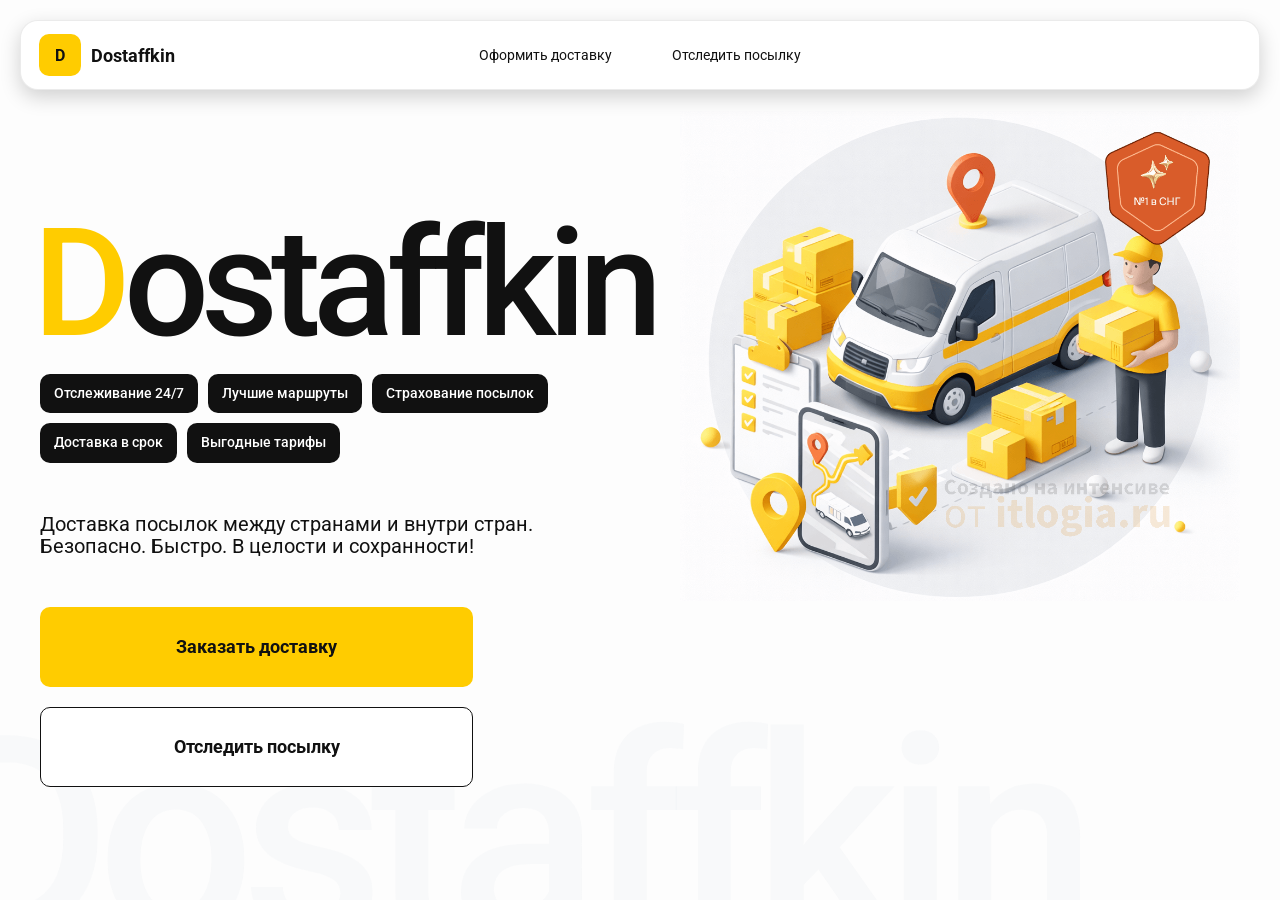
<file: index.html>
<!doctype html>
<html lang="ru">
<head>
    <meta charset="utf-8" />
    <meta name="viewport" content="width=device-width, initial-scale=1, maximum-scale=1, user-scalable=0" />
    <title>Dostaffkin — Доставка посылок между странами и внутри стран. Безопасно. Быстро. В целости и сохранности!</title>
    <link href="styles/base.css" rel="stylesheet" />
    <link href="styles/base_adaptive.css" rel="stylesheet" />
    <link href="styles/index.css" rel="stylesheet" />
    <link href="styles/index_adaptive.css" rel="stylesheet" />
</head>
<body>
    <div class="container">
        <header class="header">
            <a class="header-brand" href="#">
                <div class="header-logo">D</div>
                <div class="header-title">Dostaffkin</div>
            </a>
            <nav class="header-menu">
                <a class="header-link" href=".\order.html">Оформить <span>доставку</span></a>
                <a class="header-link" href=".\track.html">Отследить <span>посылку</span></a>
            </nav>
        </header>
        <main class="main">
            <section class="main-info">
                <div class="main-title">
                    <span>D</span>ostaffkin
                </div>
                <div class="main-features">
                    <div class="main-feature">Отслеживание 24/7</div>
                    <div class="main-feature">Лучшие маршруты</div>
                    <div class="main-feature">Страхование посылок</div>
                    <div class="main-feature">Доставка в срок</div>
                    <div class="main-feature">Выгодные тарифы</div>
                </div>
                <div class="main-description">
                    Доставка посылок между странами и внутри стран.
                    Безопасно. Быстро. В целости и сохранности!
                </div>
                <div class="main-actions">
                    <a class="button" type="button" href="./order.html">Заказать доставку</a>
                    <a class="button button-white" type="button" href="./track.html">Отследить посылку</a>
                </div>
            </section>
            <div class="main-title-ghost">Dostaffkin</div>
            <section class="main-image">
                <img src="images/main-image.png" alt="Main image" />
            </section>
        </main>
    </div>
</body>
</html>
</file>
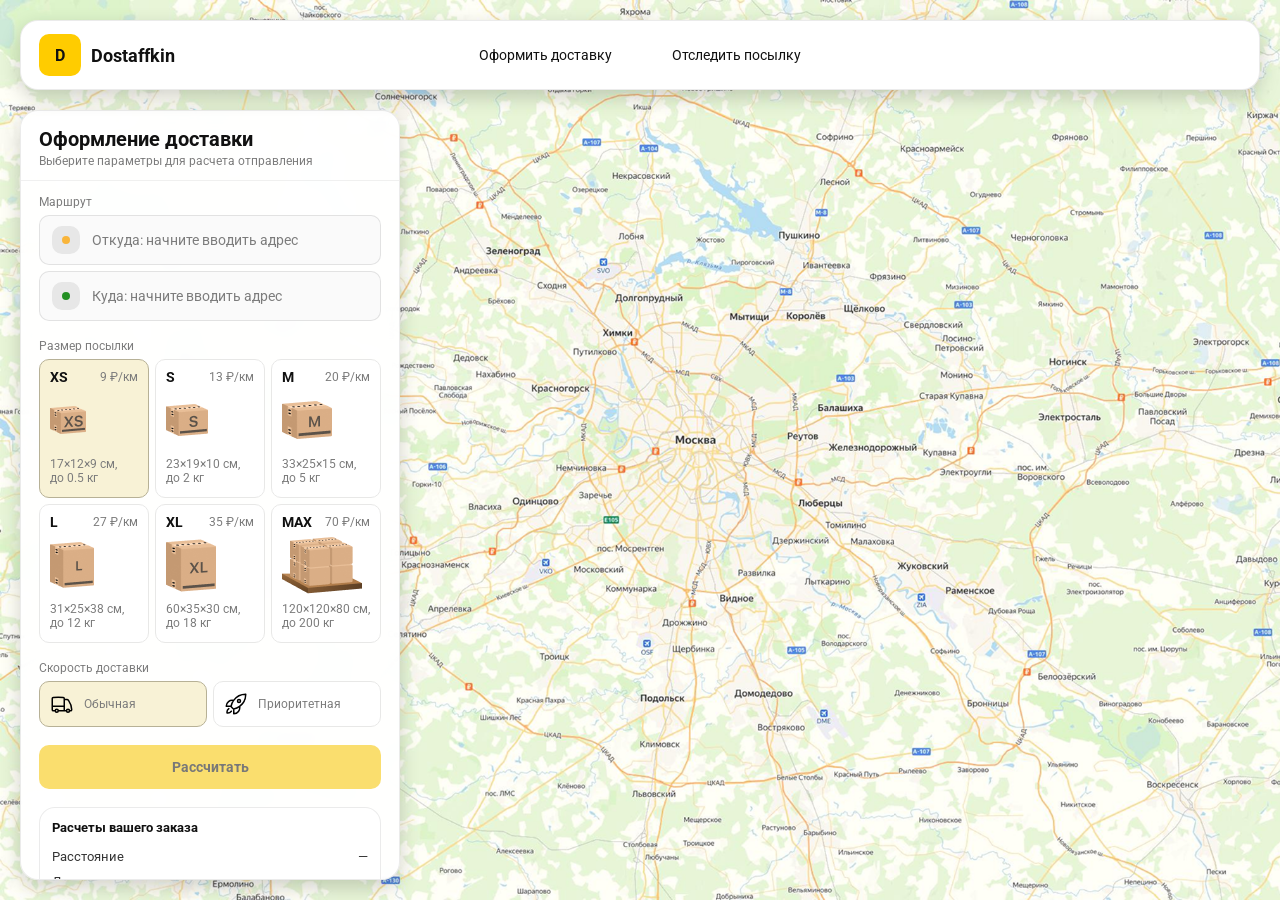
<file: order.html>
<!doctype html>
<html lang="ru">

<head>
    <meta charset="utf-8" />
    <meta name="viewport" content="width=device-width,initial-scale=1,maximum-scale=1,user-scalable=0" />
    <title>Оформление доставки</title>

    <link rel="stylesheet" href="styles/base.css" />
    <link rel="stylesheet" href="styles/base_adaptive.css" />

    <link rel="stylesheet" href="styles/order.css" />
    <link rel="stylesheet" href="styles/order_adaptive.css" />
    <script
        src="https://api-maps.yandex.ru/2.1/?lang=ru_RU&apikey=77359fa0-6415-409c-82f3-19962ec8fa8a&suggest_apikey=6d8ffbd0-3ba2-45e9-8cf8-087b8bc84cfc"
        type="text/javascript"></script>
</head>

<body>
    <div id="map"></div>

    <header class="header">
        <a class="header-brand" href=".\index.html">
            <div class="header-logo">D</div>
            <div class="header-title">Dostaffkin</div>
        </a>
        <nav class="header-menu">
            <a class="header-link" href="#">Оформить <span>доставку</span></a>
            <a class="header-link" href=".\track.html">Отследить <span>посылку</span></a>
        </nav>
    </header>

    <aside class="main" id="sidebar">
        <div class="main-header">
            <div class="main-title">Оформление доставки</div>
            <div class="main-text">Выберите параметры для расчета отправления</div>
        </div>
        <div class="main-content">
            <div class="main-route">
                <div class="main-block-title">Маршрут</div>
                <div class="main-fields">
                    <div class="main-field" id="fromField">
                        <div class="main-pin"></div>
                        <input id="from" placeholder="Откуда: начните вводить адрес" autocomplete="off" />
                        <div class="main-ac" id="fromAc" role="listbox" aria-label="Подсказки адресов"></div>
                    </div>

                    <div class="main-field" id="toField">
                        <div class="main-pin"></div>
                        <input id="to" placeholder="Куда: начните вводить адрес" autocomplete="off" />
                        <div class="main-ac" id="toAc" role="listbox" aria-label="Подсказки адресов"></div>
                    </div>
                </div>
            </div>

            <div class="main-package">
                <div class="main-block-title">Размер посылки</div>

                <div class="main-sizes">
                    <div class="main-size-card is-active" data-value="xs">
                        <div class="main-size-top">
                            <div class="main-size-label">XS</div>
                            <div class="main-size-rate">9 ₽/км</div>
                        </div>
                        <div class="main-size-media">
                            <img src="images/sizes/xs.png" alt="Короб XS" />
                        </div>
                        <div class="main-size-description">17×12×9 см,<br>до 0.5 кг</div>
                    </div>

                    <div class="main-size-card" data-value="s">
                        <div class="main-size-top">
                            <div class="main-size-label">S</div>
                            <div class="main-size-rate">13 ₽/км</div>
                        </div>
                        <div class="main-size-media">
                            <img src="images/sizes/s.png" alt="Короб S" />
                        </div>
                        <div class="main-size-description">23×19×10 см,<br>до 2 кг</div>
                    </div>

                    <div class="main-size-card" data-value="m">
                        <div class="main-size-top">
                            <div class="main-size-label">M</div>
                            <div class="main-size-rate">20 ₽/км</div>
                        </div>
                        <div class="main-size-media">
                            <img src="images/sizes/m.png" alt="Короб M" />
                        </div>
                        <div class="main-size-description">33×25×15 см,<br>до 5 кг</div>
                    </div>

                    <div class="main-size-card" data-value="l">
                        <div class="main-size-top">
                            <div class="main-size-label">L</div>
                            <div class="main-size-rate">27 ₽/км</div>
                        </div>
                        <div class="main-size-media">
                            <img src="images/sizes/l.png" alt="Короб L" />
                        </div>
                        <div class="main-size-description">31×25×38 см,<br>до 12 кг</div>
                    </div>

                    <div class="main-size-card" data-value="xl">
                        <div class="main-size-top">
                            <div class="main-size-label">XL</div>
                            <div class="main-size-rate">35 ₽/км</div>
                        </div>
                        <div class="main-size-media">
                            <img src="images/sizes/xl.png" alt="Короб XL" />
                        </div>
                        <div class="main-size-description">60×35×30 см,<br>до 18 кг</div>
                    </div>

                    <div class="main-size-card" data-value="max">
                        <div class="main-size-top">
                            <div class="main-size-label">MAX</div>
                            <div class="main-size-rate">70 ₽/км</div>
                        </div>
                        <div class="main-size-media main-size-media-palleta">
                            <img src="images/sizes/max.png" alt="Паллета" />
                        </div>
                        <div class="main-size-description">120×120×80 см,<br>до 200 кг</div>
                    </div>
                </div>
            </div>

            <div class="main-speed">
                <div class="main-block-title">Скорость доставки</div>

                <div class="main-speeds">
                    <div class="main-speed-card is-active" data-value="regular">
                        <img class="main-speed-media" src="images/icons/regular.svg" alt="Regular" />
                        <div class="main-speed-description">Обычная</div>
                    </div>
                    <div class="main-speed-card" data-value="fast">
                        <img class="main-speed-media" src="images/icons/fast.svg" alt="Fast" />
                        <div class="main-speed-description">Приоритетная</div>
                    </div>

                </div>
            </div>

            <div class="main-calculate-block">
                <button id="calc" class="button calculate-button" type="button" disabled>Рассчитать</button>
            </div>

            <div class="main-result" id="result">
                <div class="main-result-title">Расчеты вашего заказа</div>
                <div class="main-result-lines">
                    <div class="main-result-line"><span>Расстояние</span><span id="distanceValue">—</span></div>
                    <div class="main-result-line"><span>Доставим через</span><span id="durationValue">—</span></div>
                    <div class="main-result-line"><span>Тариф</span><span id="rateValue">—</span></div>
                </div>
                <div class="main-price">
                    <div class="main-price-label">Итого</div>
                    <div class="main-price-value" id="totalValue">—</div>
                </div>
            </div>

            <div class="main-order-box">
                <div class="main-order-form" id="orderForm">
                    <div class="main-order-title">Оформление доставки</div>
                    <div class="main-block-info-row">
                        <div class="main-block-title">Контакты</div>
                        <div class="order-fields">
                            <div class="main-field">
                                <input id="customerName" placeholder="Ваше имя" autocomplete="off" />
                            </div>
                            <div class="main-field">
                                <input id="customerPhone" placeholder="Ваш телефон" autocomplete="off"
                                    inputmode="tel" />
                            </div>
                        </div>
                    </div>
                    <div class="main-block-info-row extra-info">
                        <div class="main-block-title">Дополнительная информация</div>
                        <div class="main-field textarea">
                            <textarea id="comment" placeholder="Детали доставки и комментарии"></textarea>
                        </div>
                    </div>
                    <button id="submit" class="button main-submit-request" type="button" disabled>Отправить
                        заявку
                    </button>
                </div>

                <div class="main-order-success" id="orderSuccess">
                    <div class="main-success-icon">✓</div>
                    <div class="main-success-title">Заявка отправлена!</div>
                    <div class="main-success-title">Номер отправления – <span id="orderId"></span></div>
                    <div class="main-success-subtitle">Мы скоро свяжемся с вами</div>
                </div>
            </div>


        </div>
    </aside>

    <script src="scripts/order.js"></script>
</body>

</html>
</file>
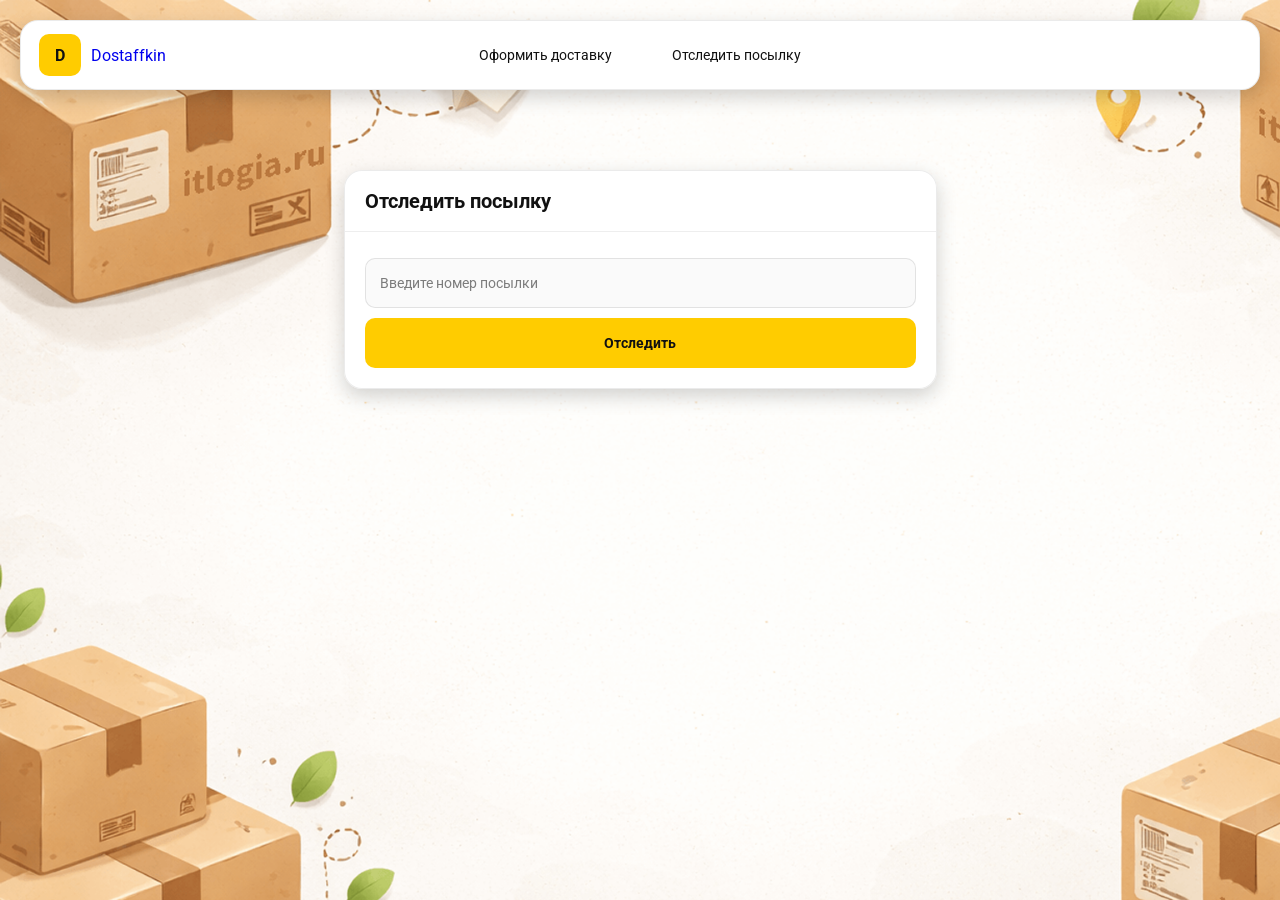
<file: track.html>
<!doctype html>
<html lang="ru">

<head>
    <meta charset="utf-8" />
    <meta name="viewport" content="width=device-width,initial-scale=1,maximum-scale=1,user-scalable=0" />
    <title>Отследить посылку</title>
    <link rel="stylesheet" href="styles/base.css" />
    <link rel="stylesheet" href="styles/base_adaptive.css" />

    <link rel="stylesheet" href="styles/track.css" />
    <link rel="stylesheet" href="styles/track_adaptive.css" />

    <script></script>
</head>

<body>
    <div class="container">

        <header class="header">
            <a class="header-brand" href=".\index.html">
                <div class="header-logo">D</div>
                <div class="#">Dostaffkin</div>
            </a>
            <nav class="header-menu">
                <a class="header-link" href=".\order.html">Оформить <span>доставку</span></a>
                <a class="header-link" href=".\track.html">Отследить <span>посылку</span></a>
            </nav>
        </header>

        <main class="track-content">
            <section class="track-card track-search">
                <div class="track-title">Отследить посылку</div>
                <div class="track-action">
                    <div class="main-field track-field">
                        <input id="trackNumber" placeholder="Введите номер посылки" autocomplete="off" />
                    </div>
                    <button id="trackButton" class="button track-button" type="button">Отследить</button>
                </div>
            </section>

            <section class="track-card track-result" id="trackResult">
                <div class="track-result-header">
                    <div class="track-id" id="trackIdValue"></div>
                    <div class="track-routes">
                        <div class="track-route">
                            <div class="track-route-pin">
                                <svg xmlns="http://www.w3.org/2000/svg" fill="none" viewBox="0 0 24 24"
                                    stroke-width="1.5" stroke="orange" class="size-6">
                                    <path stroke-linecap="round" stroke-linejoin="round"
                                        d="M15 10.5a3 3 0 1 1-6 0 3 3 0 0 1 6 0Z" />
                                    <path stroke-linecap="round" stroke-linejoin="round"
                                        d="M19.5 10.5c0 7.142-7.5 11.25-7.5 11.25S4.5 17.642 4.5 10.5a7.5 7.5 0 1 1 15 0Z" />
                                </svg>
                            </div>
                            <div class="track-route-address" id="trackFromValue">
                                Откуда: Москва, улица Арбат, 1
                            </div>
                        </div>
                        <div class="track-route track-route-arrow">
                            <svg xmlns="http://www.w3.org/2000/svg" fill="none" viewBox="0 0 24 24" stroke-width="1.5"
                                stroke="currentColor" class="size-6">
                                <path stroke-linecap="round" stroke-linejoin="round"
                                    d="M19.5 13.5 12 21m0 0-7.5-7.5M12 21V3" />
                            </svg>
                        </div>
                        <div class="track-route">
                            <div class="track-route-pin">
                                <svg xmlns="http://www.w3.org/2000/svg" fill="none" viewBox="0 0 24 24"
                                    stroke-width="1.5" stroke="green" class="size-6">
                                    <path stroke-linecap="round" stroke-linejoin="round"
                                        d="M15 10.5a3 3 0 1 1-6 0 3 3 0 0 1 6 0Z" />
                                    <path stroke-linecap="round" stroke-linejoin="round"
                                        d="M19.5 10.5c0 7.142-7.5 11.25-7.5 11.25S4.5 17.642 4.5 10.5a7.5 7.5 0 1 1 15 0Z" />
                                </svg>
                            </div>
                            <div class="track-route-address" id="trackToValue">
                                Куда: Минск, проспект Независимости, 58
                            </div>
                        </div>
                    </div>
                </div>
                <div class="track-info">
                    <div class="track-status-title">Статус данной посылки:</div>
                    <div class="track-status-list" id="trackStatusList">


                        <div class="track-status created">
                            <img src="images/icons/created.svg" class="track-status-icon" alt="Created">
                            <div class="track-status-text">
                                <div class="track-status-text-state">Создан</div>
                                <div class="track-status-text-date">10.01.2026</div>
                            </div>
                        </div>

                        <div class="track-status in-way">
                            <img src="images/icons/in-way.svg" class="track-status-icon" alt="In way">
                            <div class="track-status-text">
                                <div class="track-status-text-state">В пути: Москва</div>
                                <div class="track-status-text-date">18.01.2026</div>
                            </div>
                        </div>

                        <div class="track-status ready">
                            <img src="images/icons/ready.svg" class="track-status-icon" alt="Ready">
                            <div class="track-status-text">
                                <div class="track-status-text-state">Готов к выдаче</div>
                                <div class="track-status-text-date">25.01.2026</div>
                            </div>
                        </div>

                        <div class="track-status done">
                            <img src="images/icons/done.svg" class="track-status-icon" alt="Done">
                            <div class="track-status-text">
                                <div class="track-status-text-state">Вручен</div>
                                <div class="track-status-text-date">27.01.2026</div>
                            </div>
                        </div>

                    </div>
                </div>
            </section>

        </main>

    </div>
    <script src="scripts/track.js"></script>
</body>

</html>
</file>
<file: styles/base.css>
*, *::before, *::after {
    box-sizing: border-box;
}

@font-face {
    font-family: "Roboto";
    src: url("../fonts/Roboto-Regular.ttf");
    font-weight: normal;
}

@font-face {
    font-family: "Roboto";
    src: url("../fonts/Roboto-Bold.ttf");
    font-weight: bold;
}

@font-face {
    font-family: "Roboto";
    src: url("../fonts/Roboto-Medium.ttf");
    font-weight: 500;
}

html, body {
    margin: 0;
    color: #111111;
    font-family: "Roboto", sans-serif;
}

body {
    background: #FDFDFD;
}

.header {
    border-radius: 18px;
    box-shadow: 0 7px 20px 0 #0000002E;
    backdrop-filter: blur(10px);
    background: #ffffff;
    left: 20px;
    border: 1px solid rgba(0, 0, 0, 0.08);
    position: fixed;
    right: 20px;
    top: 20px;
    padding: 14px 18px;
    height: 70px;
    display: flex;
    align-items: center;
    z-index: 6;
}

.header-brand {
    display: flex;
    align-items: center;
    text-decoration: none;
    gap: 10px;
}

.header-logo {
    width: 42px;
    height: 42px;
    border-radius: 10px;
    background: #FFCC00;
    display: grid;
    place-items: center;
    font-weight: bold;
    color: #111;
}

.header-title {
    font-size: 18px;
    font-weight: bold;
    color: #111111;
    text-decoration: none;
}

.header-menu {
    display: flex;
    align-items: center;
    gap: 60px;
    margin: 0;
    position: absolute;
    left: 50%;
    transform: translateX(-50%);
}

.header-link {
    font-size: 14px;
    color: #111111;
    text-decoration: none;
}

.button {
    border: 0;
    outline: none;
    height: 44px;
    border-radius: 10px;
    font-size: 14px;
    font-weight: bold;
    cursor: pointer;
    font-family: inherit;
    transition: transform .08s ease, opacity .12s ease;
    background: #ffcc00;
    color: #111111;
    text-align: center;
    text-decoration: none;
}

.button:hover {
    background-color: #E5BC19;
}

.button:disabled {
    cursor: not-allowed;
    background-color: #FADE6E;
    color: #787878;
    transform: none;
}

.button.button-white {
    background: #ffffff;
    border: 1px solid #111111;
}

.button.button-white:hover {
    background: rgb(241 241 241);
}

.main-field {

    display: flex;

    align-items: center;

    margin-top: 6px;

    gap: 10px;

    border: 1px solid #1111111A;

    background: #FAFAFA;

    border-radius: 10px;

    padding: 10px 12px;

    position: relative;

    box-sizing: border-box;

    height: 50px;

}




.main-field.textarea {

    height: auto;

}




.main-pin {

    width: 28px;

    height: 28px;

    border-radius: 10px;

    background: rgba(17, 17, 17, 0.08);

    display: grid;

    place-items: center;

    flex: 0 0 auto;

    position: relative;

}




.main-pin::before {

    content: "";

    width: 8px;

    height: 8px;

    border-radius: 999px;

    background: orange;

    opacity: .75;

    display: block;

}




.main-field:last-child .main-pin::before {

    background: green;

    opacity: .85;

}




input,

textarea {

    width: 100%;

    border: 0;

    outline: none;

    background: transparent;

    font-size: 14px;

    color: #111111;

    font-family: inherit;

}




textarea {

    resize: vertical;

    min-height: 72px;

    padding: 2px 0;

}




input::placeholder,

textarea::placeholder {

    color: #7C7C7C;

}
</file>
<file: styles/base_adaptive.css>
@media (max-width: 767px) {
    .header {
        left: 10px;
        right: 10px;
        top: 10px;
    }

    .header-link span {
        display: none;
    }

    .header-menu {
        gap: 20px;
        justify-content: flex-start;
        margin: 0 0 0 30px;
        position: static;
        transform: none;
    }
}

@media (max-width: 420px) {
    .header-title {
        display: none;
    }
}

@media (max-width: 374px) {
    .header-menu {
        gap: 10px;
        margin: 0 0 0 10px;
    }
}
</file>
<file: styles/index.css>
.container {
    overflow: hidden;
    min-height: 100vh;
}

.main {
    padding: 111px 40px 40px;
    position: relative;
    display: flex;
}

.main-info {
    max-width: 840px;
    width: 100%;
    position: relative;
}

.main-title {
    margin-top: 98px;
    font-weight: 500;
    font-size: 200px;
    line-height: 1;
    letter-spacing: -0.05em;
    color: #111111;
    left: -15px;
    position: relative;
}

.main-title span {
    color: #ffcc00;
}

.main-features {
    margin-top: 15px;
    display: flex;
    flex-wrap: wrap;
    gap: 10px;
}

.main-feature {
    background: #111111;
    color: #ffffff;
    padding: 12px 14px;
    font-weight: 500;
    font-size: 14px;
    line-height: 1.1;
    border-radius: 10px;
}

.main-description {
    margin-top: 50px;
    max-width: 500px;
    font-size: 20px;
    line-height: 1.1;
    color: #111111;
}

.main-actions {
    margin-top: 50px;
    display: flex;
    flex-direction: column;
    gap: 20px;
}

.main-actions .button {
    height: 80px;
    width: 433px;
    font-size: 18px;
    font-weight: bold;
    place-items: center;
    display: grid;
}

.main-title-ghost {
    position: absolute;
    z-index: -1;
    left: -70px;
    bottom: -150px;
    font-weight: 500;
    font-size: 278px;
    line-height: 1;
    letter-spacing: -0.05em;
    color: #ECEDF04D;
}

.main-image {
    width: 1024px;
    top: 100px;
    z-index: -2;
}

.main-image img {
    width: 100%;
    max-width: 1024px;
    height: auto;
    display: block;
}
</file>
<file: styles/index_adaptive.css>
@media (max-width: 1760px) {
    .main-title {
        font-size: 150px;
        left: -7px;
    }

    .main-info {
        max-width: 640px;
    }
}

@media (max-width: 1200px) {
    .main-info {
        max-width: 540px;
    }

    .main {
        padding: 111px 20px 20px;
    }

    .main-title {
        font-size: 120px;
        left: -4px;
    }

    .main-title-ghost {
        font-size: 220px;
    }
}

@media (max-width: 1024px) {
    .main-title {
        margin-top: 30px;
    }

    .main {
        flex-direction: column-reverse;
    }

    .main-image {
        max-width: 350px;
        position: absolute;
        left: 370px;
        top: 370px;
    }

    .main-info {
        max-width: 100%;
    }

    .main-actions {
        gap: 10px;
    }

    .main-actions .button {
        height: 50px;
        font-size: 14px;
        width: auto;
        max-width: 300px;
    }

    .main-description {
        max-width: 350px;
    }
}

@media (max-width: 570px) {
    .main-title {
        font-size: 88px;
    }

    .main-description {
        max-width: 100%;
    }

    .main-actions {
        width: 100%;
    }

    .main-actions .button {
        width: 100%;
        max-width: 100%;
    }

    .main-image {
        max-width: 650px;
        position: absolute;
        left: 170px;
        top: 70px;
        opacity: 0.2;
    }
}

@media (max-width: 400px) {
    .main-title {
        font-size: 70px;
    }
}
</file>
<file: styles/order.css>
#map {
    background-image: url("../images/order-bg.png");
    background-size: cover;
    position: fixed;
    inset: 0;
}

.main {
    border-radius: 18px;
    box-shadow: 0 7px 20px 0 #0000002E;
    backdrop-filter: blur(10px);
    background: rgba(255, 255, 255, 0.96);
    left: 20px;
    border: 1px solid rgba(0, 0, 0, 0.08);
    position: fixed;
    top: 110px;
    bottom: 20px;
    width: 380px;
    display: flex;
    flex-direction: column;
    overflow: hidden;
    z-index: 5;
}

.main-header {
    padding: 18px 18px 12px 18px;
    border-bottom: 1px solid rgba(0, 0, 0, 0.06);
    display: flex;
    flex-direction: column;
}

.main-title {
    font-size: 20px;
    line-height: 100%;
    font-weight: bold;
}

.main-text {
    font-size: 12px;
    margin-top: 5px;
    color: #7C7C7C;
}

.main-content {
    padding: 14px 18px 18px 18px;
    overflow: auto;
    scrollbar-width: none;
    display: flex;
    flex-direction: column;
    gap: 18px;
    flex: 1;
}

.main-block-title {
    font-size: 12px;
    color: #7C7C7C;
}

.main-route .main-block-title,
.main-package .main-block-title {
    margin-bottom: 6px;
}

.main-field {
    display: flex;
    align-items: center;
    margin-top: 6px;
    gap: 10px;
    border: 1px solid #1111111A;
    background: #FAFAFA;
    border-radius: 10px;
    padding: 10px 12px;
    position: relative;
    box-sizing: border-box;
    height: 50px;
}

.main-field.textarea {
    height: auto;
}

.main-pin {
    width: 28px;
    height: 28px;
    border-radius: 10px;
    background: rgba(17, 17, 17, 0.08);
    display: grid;
    place-items: center;
    flex: 0 0 auto;
    position: relative;
}

.main-pin::before {
    content: "";
    width: 8px;
    height: 8px;
    border-radius: 999px;
    background: orange;
    opacity: .75;
    display: block;
}

.main-field:last-child .main-pin::before {
    background: green;
    opacity: .85;
}

input, textarea {
    width: 100%;
    border: 0;
    outline: none;
    background: transparent;
    font-size: 14px;
    color: #111111;
    font-family: inherit;
}

textarea {
    resize: vertical;
    min-height: 72px;
    padding: 2px 0;
}

input::placeholder, textarea::placeholder {
    color: #7C7C7C;
}

.main-field:focus-within {
    border-color: rgba(0, 0, 0, 0.20);
    box-shadow: 0 0 0 4px rgba(255, 204, 0, 0.35);
    background: rgba(255, 255, 255, 0.75);
}

.main-sizes {
    display: grid;
    gap: 6px;
    grid-template-columns: repeat(3, 1fr);
}

.main-size-card {
    border: 1px solid #E8E8E7;
    background: #FFFFFF;
    border-radius: 10px;
    padding: 10px;
    cursor: pointer;
    user-select: none;
    transition: transform .08s ease, border-color .12s ease, background .12s ease;
    min-height: 139px;
}

.main-size-card:hover {
    transform: translateY(-1px);
}

.main-size-card.is-active {
    background-color: #F8F2D6;
    border-color: #B7B196;
}

.main-size-top {
    display: flex;
    align-items: center;
    justify-content: space-between;
}

.main-size-label {
    font-weight: bold;
    font-size: 14px;
    color: #111111;
    line-height: 100%;
}

.main-size-rate {
    font-size: 12px;
    color: #7C7C7C;
    line-height: 100%;
}

.main-size-media {
    margin-top: 8px;
    height: 57px;
}

.main-size-description {
    margin-top: 8px;
    font-size: 12px;
    color: #7C7C7C;
    line-height: 1.2;
}

.calculate-button {
    width: 100%;
}

.main-result {
    border: 1px solid rgba(0, 0, 0, 0.08);
    background: rgba(255, 255, 255, 0.75);
    border-radius: 16px;
    padding: 12px;
    line-height: 1.25;
}

.main-result-title {
    font-weight: bold;
    font-size: 13px;
    color: #111111;
    margin-bottom: 13px;
}

.main-result-lines {
    gap: 8px;
    display: flex;
    flex-direction: column;
}

.main-result-line {
    font-size: 13px;
    color: rgba(17, 17, 17, 0.85);
    display: flex;
    justify-content: space-between;
}

.main-price {
    margin-top: 18px;
    padding-top: 10px;
    border-top: 1px dashed rgba(0, 0, 0, 0.12);
    display: flex;
    align-items: baseline;
    justify-content: space-between;
}

.main-price-label {
    font-size: 12px;
    color: rgba(17, 17, 17, 0.55);
}

.main-price-value {
    font-size: 20px;
    font-weight: bold;
    color: #111111;
    letter-spacing: -0.3px;
}

.main-order-box {
    background: #ffffff;
    border: 1px solid #E8E8E7;
    border-radius: 10px;
    padding: 12px;
}

.main-order-title {
    margin-bottom: 8px;
    font-weight: bold;
    font-size: 14px;
    color: #111111;
}

.main-block-info {
    display: flex;
    flex-direction: column;
    gap: 6px;
}

.order-fields {
    display: grid;
    grid-template-columns: 1fr 1fr;
    column-gap: 10px;
    margin-top: 6px;
}

.main-block-info-row.extra-info {
    display: block;
    margin-top: 13px;
}

.main-submit-request {
    width: 100%;
    margin-top: 6px;
}

.main-order-success {
    display: none;
    text-align: center;
    padding: 22px 12px;
    gap: 12px;
}

.main-order-success.is-visible {
    display: flex;
    flex-direction: column;
    align-items: center;
}

.main-success-icon {
    width: 56px;
    height: 56px;
    border-radius: 50%;
    background: #16a34a;
    color: #ffffff;
    display: grid;
    place-items: center;
    font-size: 30px;
}

.main-success-title {
    font-size: 14px;
    font-weight: bold;
    color: #111111;
}

.main-success-subtitle {
    font-size: 12px;
    color: rgba(17, 17, 17, 0.55);
    line-height: 1.3;
}

.main-speed .main-block-title {
    margin-bottom: 6px;
}

.main-speeds {
    display: grid;
    gap: 6px;
    grid-template-columns: repeat(2, 1fr);
}

.main-speed-card {
    border: 1px solid #E8E8E7;
    background: #FFFFFF;
    border-radius: 10px;
    padding: 10px;
    cursor: pointer;
    user-select: none;
    transition: transform .08s ease, border-color .12s ease, background .12s ease;
    display: flex;
    align-items: center;
    gap: 10px;
}

.main-speed-card:hover {
    transform: translateY(-1px);
}

.main-speed-card.is-active {
    background-color: #F8F2D6;
    border-color: #B7B196;
}

.main-speed-description {
    font-size: 12px;
    color: #7C7C7C;
    line-height: 1.2;
}
</file>
<file: styles/order_adaptive.css>
@media (max-width: 767px) {
    .main {
        left: 10px;
        right: 10px;
        top: 50%;
        bottom: 12px;
        width: auto;
        max-width: none;
    }
}

@media (max-width: 420px) {
    .main-sizes {
        grid-template-columns: repeat(2, 1fr);
    }
}
</file>
<file: styles/track.css>
.container {
    background: #F4F4F4 url("../images/track-bg.png");
    background-size: cover;
    min-height: 100vh;
    padding: 170px 0 50px 0;
}

.track-content {
    width: 593px;
    margin: 0 auto;
}

.track-card {
    width: 100%;
    border-radius: 18px;
    box-shadow: 0 7px 20px 0 #0000002E;
    backdrop-filter: blur(10px);
    background: rgba(255, 255, 255, 0.96);
    border: 1px solid rgba(0, 0, 0, 0.08);
}

.track-title {
    font-size: 20px;
    line-height: 100%;
    font-weight: bold;
    border-bottom: 1px solid #EEEEEE;
    padding: 20px;
}

.track-action {
    padding: 20px;
}

.track-button {
    width: 100%;
    height: 50px;
}

.track-field {
    margin-bottom: 10px;
}

.track-result {
    margin-top: 5px;
    display: none;
}

.track-result.is-visible {
    display: block;
}

.track-result-header {
    font-weight: bold;
    font-size: 14px;
    color: #111111;
    padding: 20px;
    border-bottom: 1px solid #EEEEEE;
}

.track-id {
    margin-bottom: 12px;
    font-size: 20px;
}

.track-routes {
    display: flex;
    flex-direction: column;
    gap: 10px;
    font-weight: normal;
}

.track-route {
    display: flex;
    align-items: center;
    gap: 10px;
}

.track-route-pin {
    width: 24px;
    height: 24px;
    flex-shrink: 0;
}

.track-route-arrow {
    padding: 15px 0;
    width: 24px;
    height: 24px;
}

.track-info {
    padding: 20px;
}

.track-status {
    display: flex;
    align-items: center;
    font-size: 12px;
    gap: 10px;
}

.track-status-title {
    font-size: 14px;
    color: #111111;
    margin-bottom: 20px;
}

.track-status-list {
    display: flex;
    flex-direction: column;
    gap: 15px;
}

.track-status-icon {
    width: 40px;
    height: 40px;
    border-radius: 50%;
    background: rgba(17, 17, 17, 0.08);
    display: grid;
    place-items: center;
    flex: 0 0 auto;
}

.track-status.created .track-status-icon {
    background-color: #F1CB00;
}

.track-status.in-way .track-status-icon {
    background-color: #F08A11;
}

.track-status.ready .track-status-icon {
    background-color: #A35D0A;
}

.track-status.done .track-status-icon {
    background-color: #37C93B;
}

.track-status-text {
    display: flex;
    align-items: center;
    justify-content: space-between;
    color: #111111;
    font-size: 12px;
    flex: 1;
}

.track-status-date {
    color: rgba(17, 17, 17, 0.55);
}
</file>
<file: styles/track_adaptive.css>
@media (max-width: 767px) {
    .container {
        padding: 130px 0 50px 0;
    }

    .track-content {
        width: 100%;
        padding-left: 10px;
        padding-right: 10px;
    }

    .track-result-header {
        padding: 20px;
    }
}
</file>
